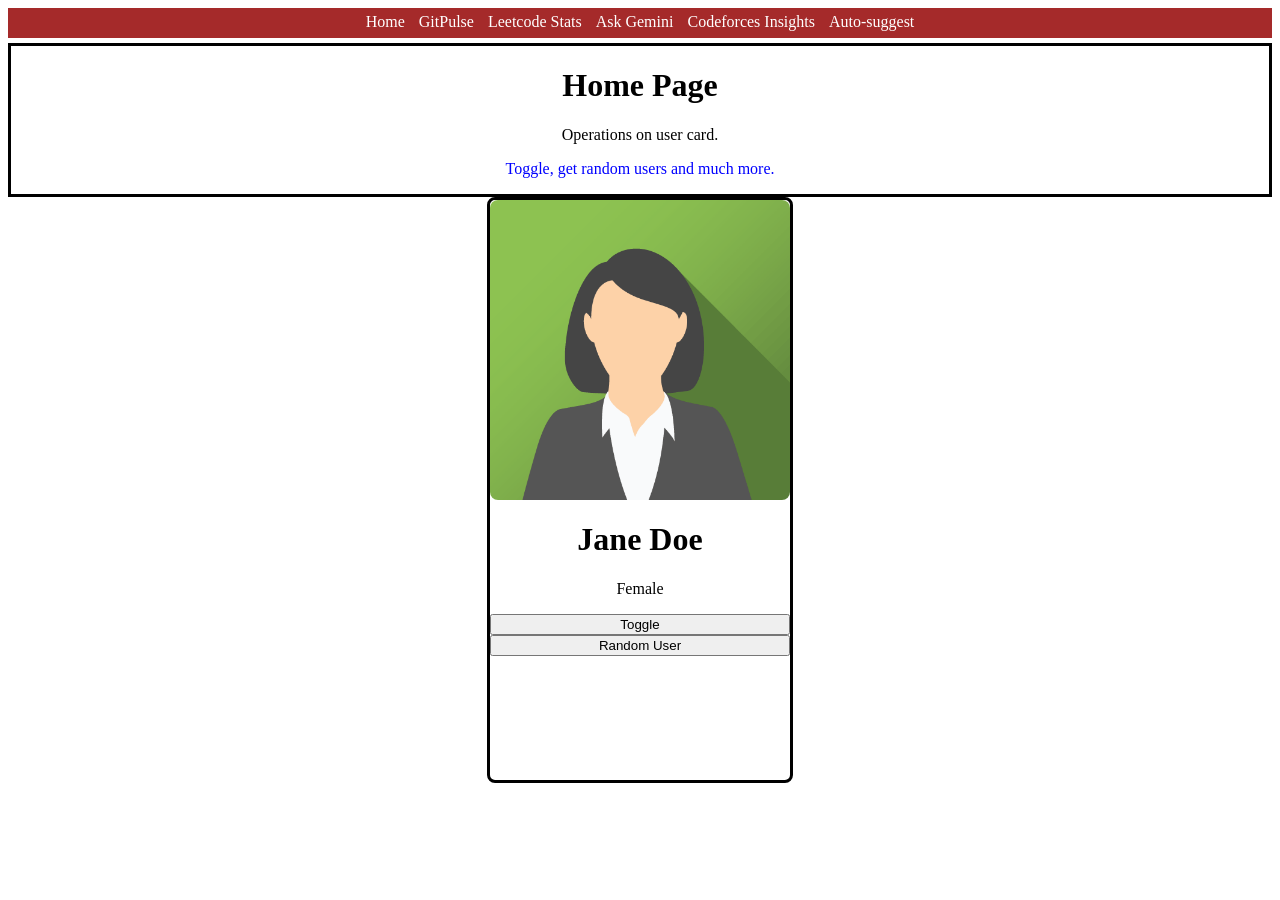
<file: frontend/index.html>
<!DOCTYPE html>
<html lang="en">
<head>
    <meta charset="UTF-8">
    <meta name="viewport" content="width=device-width, initial-scale=1.0">
    <title>Document</title>
    <link rel = "stylesheet" href = "index.css">
</head>
<body>
    <div id = "nav">
        <a href="/">Home</a>
        <a href = "gitpulse.html" target = "_blank">GitPulse</a>
        <a href = "leetcode-stats.html" target = "_blank">Leetcode Stats</a>
        <a href = "askgemini.html" target = "_blank">Ask Gemini</a>
        <a href = "codeforces-insights.html" target = "_blank">Codeforces Insights</a>
        <a href = "./pages/autosuggest.html" target="_blank">Auto-suggest</a>
    </div>
    <div id = "home-intro">
        <h1>Home Page</h1>
        <p id = "p1">Operations on user card.</p>
        <p id = "p2">Toggle, get random users and much more.</p>
    </div>
    <div id = "card">
        <div id = "card-img">
            <img src = "./images/jane.png" alt = "No image found." id = "img">
        </div>
        <div id = "action">
            <h1 id = "card-name">Jane Doe</h1>
            <p id = "card-gender">Female</p>
            <button onclick = "toggle()" id = "card-toggle">Toggle</button>
            <button onclick="getRandomUser()" id = >Random User</button>
        </div>
    </div>
    <script src = "index.js"></script>
</body>
</html>
</file>
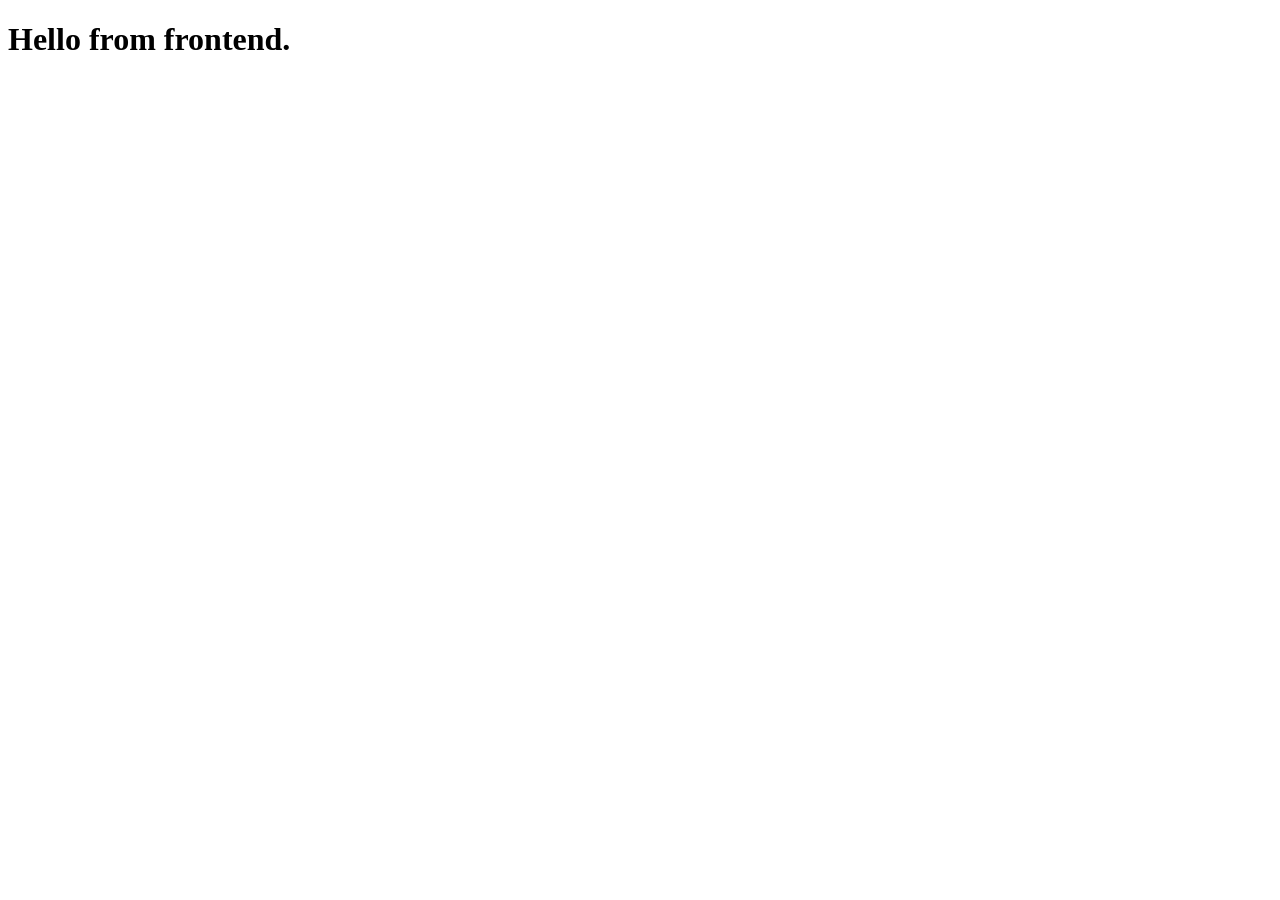
<file: OneDrive/autosuggest/frontend/index.html>
<!DOCTYPE html>
<html lang="en">
<head>
    <meta charset="UTF-8">
    <meta name="viewport" content="width=device-width, initial-scale=1.0">
    <title>Document</title>
</head>
<body>
    <h1>Hello from frontend.</h1>
</body>
</html>
</file>
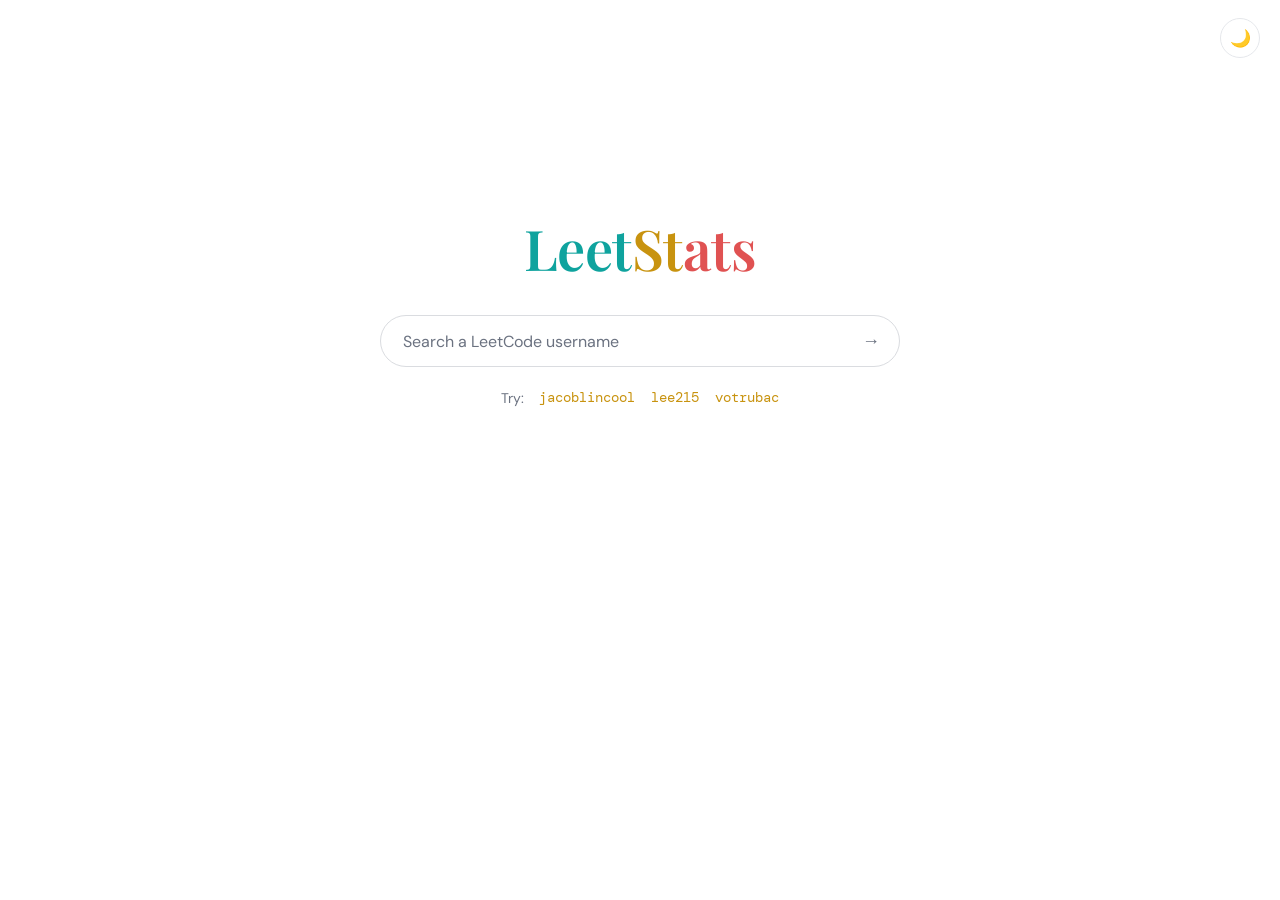
<file: frontend/leetcode-stats.html>
<!DOCTYPE html>
<html lang="en" data-theme="light">
<head>
<meta charset="UTF-8">
<meta name="viewport" content="width=device-width, initial-scale=1.0">
<title>LeetStats</title>
<link rel="preconnect" href="https://fonts.googleapis.com">
<link rel="preconnect" href="https://fonts.gstatic.com" crossorigin>
<link href="https://fonts.googleapis.com/css2?family=Playfair+Display:wght@600&family=DM+Sans:wght@400;500;700&family=DM+Mono:wght@400;500&display=swap" rel="stylesheet">
<style>
  :root, [data-theme="light"] {
    --bg: #ffffff;
    --text: #1f2328;
    --muted: #6b7280;
    --line: #e5e7eb;
    --surface: #ffffff;
    --input-border: #dadce0;
    --input-shadow: rgba(32, 33, 36, 0.12);
    --track: #f0f1f3;
    --easy: #0fa39e;
    --medium: #c8930f;
    --hard: #e05252;
    --accent: #c8930f;
    --card-shadow: 0 1px 3px rgba(32, 33, 36, 0.08), 0 8px 28px rgba(32, 33, 36, 0.06);
  }
  [data-theme="dark"] {
    --bg: #0a0b0d;
    --text: #e9e7e2;
    --muted: #8b8f98;
    --line: rgba(255, 255, 255, 0.09);
    --surface: #121418;
    --input-border: rgba(255, 255, 255, 0.14);
    --input-shadow: rgba(0, 0, 0, 0.5);
    --track: rgba(255, 255, 255, 0.08);
    --easy: #3ddad7;
    --medium: #e3b341;
    --hard: #ff6b6b;
    --accent: #e3b341;
    --card-shadow: 0 20px 50px rgba(0, 0, 0, 0.45);
  }

  * { margin: 0; padding: 0; box-sizing: border-box; }

  html, body { height: 100%; }

  body {
    background: var(--bg);
    color: var(--text);
    font-family: "DM Sans", system-ui, sans-serif;
    display: flex;
    flex-direction: column;
    align-items: center;
    transition: background 0.25s, color 0.25s;
  }

  /* theme toggle, top right */
  .theme-toggle {
    position: fixed;
    top: 18px;
    right: 20px;
    width: 40px;
    height: 40px;
    border-radius: 50%;
    border: 1px solid var(--line);
    background: var(--surface);
    color: var(--text);
    font-size: 17px;
    cursor: pointer;
    display: flex;
    align-items: center;
    justify-content: center;
    transition: background 0.25s, border-color 0.25s, transform 0.15s;
    z-index: 10;
  }
  .theme-toggle:hover { transform: scale(1.06); }
  .theme-toggle:focus-visible { outline: 2px solid var(--accent); outline-offset: 2px; }

  main {
    width: 100%;
    max-width: 640px;
    padding: 0 24px 64px;
    display: flex;
    flex-direction: column;
    align-items: center;
    /* Google-style: sits a bit above vertical center when idle */
    margin-top: clamp(96px, 24vh, 210px);
    transition: margin-top 0.45s cubic-bezier(0.3, 0.8, 0.3, 1);
  }
  body.has-result main { margin-top: 72px; }

  .wordmark {
    font-family: "Playfair Display", serif;
    font-weight: 600;
    font-size: clamp(40px, 8vw, 56px);
    letter-spacing: -0.01em;
    margin-bottom: 30px;
    user-select: none;
  }
  .wordmark .l { color: var(--easy); }
  .wordmark .e { color: var(--medium); }
  .wordmark .t { color: var(--hard); }

  /* search */
  .search {
    width: 100%;
    max-width: 520px;
    display: flex;
    align-items: center;
    gap: 12px;
    background: var(--surface);
    border: 1px solid var(--input-border);
    border-radius: 999px;
    padding: 0 8px 0 22px;
    height: 52px;
    transition: box-shadow 0.2s, border-color 0.2s, background 0.25s;
  }
  .search:focus-within {
    box-shadow: 0 2px 10px var(--input-shadow);
    border-color: transparent;
  }
  [data-theme="dark"] .search:focus-within { border-color: var(--accent); box-shadow: none; }

  .search input {
    flex: 1;
    min-width: 0;
    border: none;
    outline: none;
    background: transparent;
    color: var(--text);
    font-family: "DM Mono", monospace;
    font-size: 16px;
  }
  .search input::placeholder { color: var(--muted); font-family: "DM Sans", sans-serif; }

  .search button {
    border: none;
    background: transparent;
    color: var(--muted);
    font-size: 18px;
    width: 40px;
    height: 40px;
    border-radius: 50%;
    cursor: pointer;
    display: flex;
    align-items: center;
    justify-content: center;
    transition: color 0.15s, background 0.15s;
  }
  .search button:hover { color: var(--accent); background: var(--track); }
  .search button:focus-visible { outline: 2px solid var(--accent); outline-offset: 1px; }
  .search button:disabled { opacity: 0.45; cursor: wait; }

  .try {
    margin-top: 20px;
    font-size: 14px;
    color: var(--muted);
    display: flex;
    gap: 14px;
    align-items: center;
    flex-wrap: wrap;
    justify-content: center;
  }
  .try button {
    background: none;
    border: none;
    padding: 2px 1px;
    color: var(--accent);
    font-family: "DM Mono", monospace;
    font-size: 13.5px;
    cursor: pointer;
    border-bottom: 1px dashed transparent;
    transition: border-color 0.15s;
  }
  .try button:hover { border-bottom-color: var(--accent); }
  .try button:focus-visible { outline: 2px solid var(--accent); outline-offset: 2px; }

  /* states */
  .loader {
    margin-top: 52px;
    width: 34px; height: 34px;
    border: 3px solid var(--track);
    border-top-color: var(--accent);
    border-radius: 50%;
    animation: spin 0.8s linear infinite;
  }
  @keyframes spin { to { transform: rotate(360deg); } }

  .error {
    margin-top: 44px;
    text-align: center;
    color: var(--muted);
    font-size: 14.5px;
    line-height: 1.6;
    max-width: 420px;
  }
  .error b { color: var(--hard); font-weight: 700; display: block; margin-bottom: 4px; }

  /* card */
  .card {
    width: 100%;
    margin-top: 44px;
    background: var(--surface);
    border: 1px solid var(--line);
    border-radius: 18px;
    padding: 30px 34px;
    box-shadow: var(--card-shadow);
    animation: rise 0.45s cubic-bezier(0.2, 0.7, 0.3, 1) both;
    transition: background 0.25s, border-color 0.25s;
  }
  @keyframes rise {
    from { opacity: 0; transform: translateY(14px); }
    to   { opacity: 1; transform: translateY(0); }
  }

  .card-head {
    display: flex;
    justify-content: space-between;
    align-items: baseline;
    gap: 10px;
    flex-wrap: wrap;
    margin-bottom: 26px;
  }
  .card-head a {
    font-family: "Playfair Display", serif;
    font-size: 23px;
    font-weight: 600;
    color: var(--text);
    text-decoration: none;
  }
  .card-head a:hover { color: var(--accent); }
  .card-head .rank {
    font-family: "DM Mono", monospace;
    font-size: 13px;
    color: var(--muted);
  }
  .card-head .rank b { color: var(--accent); font-weight: 500; }

  .card-body {
    display: grid;
    grid-template-columns: 168px 1fr;
    gap: 34px;
    align-items: center;
  }

  .ring-wrap { position: relative; width: 168px; height: 168px; margin: 0 auto; }
  .ring-wrap svg { transform: rotate(-90deg); display: block; }
  .ring-track { fill: none; stroke: var(--track); stroke-width: 9; }
  .ring-fill {
    fill: none;
    stroke: var(--accent);
    stroke-width: 9;
    stroke-linecap: round;
    transition: stroke-dashoffset 1.1s cubic-bezier(0.3, 0.8, 0.3, 1), stroke 0.25s;
  }
  .ring-center {
    position: absolute; inset: 0;
    display: flex; flex-direction: column;
    align-items: center; justify-content: center;
  }
  .ring-center .big {
    font-family: "DM Mono", monospace;
    font-size: 36px;
    line-height: 1;
  }
  .ring-center .small {
    color: var(--muted);
    font-size: 11.5px;
    margin-top: 6px;
    letter-spacing: 0.06em;
    text-transform: uppercase;
  }

  .bars { display: flex; flex-direction: column; gap: 18px; }
  .bar-top {
    display: flex;
    justify-content: space-between;
    align-items: baseline;
    margin-bottom: 7px;
  }
  .bar-top .label {
    font-size: 12.5px;
    font-weight: 700;
    letter-spacing: 0.09em;
    text-transform: uppercase;
  }
  .bar-top .nums {
    font-family: "DM Mono", monospace;
    font-size: 13px;
    color: var(--muted);
  }
  .bar-top .nums b { color: var(--text); font-weight: 500; }
  .bar-track { height: 7px; border-radius: 99px; background: var(--track); overflow: hidden; }
  .bar-fill { height: 100%; width: 0; border-radius: 99px; transition: width 1.1s cubic-bezier(0.3, 0.8, 0.3, 1); }
  .easy   .label { color: var(--easy); }   .easy   .bar-fill { background: var(--easy); }
  .medium .label { color: var(--medium); } .medium .bar-fill { background: var(--medium); }
  .hard   .label { color: var(--hard); }   .hard   .bar-fill { background: var(--hard); }

  .hidden { display: none !important; }

  @media (max-width: 540px) {
    .card { padding: 24px 20px; }
    .card-body { grid-template-columns: 1fr; gap: 26px; }
  }

  @media (prefers-reduced-motion: reduce) {
    * { animation: none !important; transition: none !important; }
  }
</style>
</head>
<body>
  <button class="theme-toggle" id="theme-toggle" aria-label="Switch theme" title="Switch theme">🌙</button>

  <main>
    <h1 class="wordmark"><span class="l">Leet</span><span class="e">St</span><span class="t">ats</span></h1>

    <div class="search">
      <input id="username" type="text" placeholder="Search a LeetCode username" autocomplete="off" spellcheck="false" aria-label="LeetCode username">
      <button id="go" aria-label="Fetch stats" title="Fetch stats">→</button>
    </div>

    <div class="try">
      <span>Try:</span>
      <button data-u="jacoblincool">jacoblincool</button>
      <button data-u="lee215">lee215</button>
      <button data-u="votrubac">votrubac</button>
    </div>

    <div id="loading" class="loader hidden" role="status" aria-label="Loading"></div>

    <div id="error" class="error hidden" role="alert">
      <b>Couldn't fetch that profile</b>
      <span id="error-msg"></span>
    </div>

    <section id="card" class="card hidden" aria-live="polite">
      <div class="card-head">
        <a id="profile-link" href="#" target="_blank" rel="noopener"></a>
        <span class="rank">Rank <b id="ranking">—</b></span>
      </div>
      <div class="card-body">
        <div class="ring-wrap">
          <svg width="168" height="168" viewBox="0 0 168 168" aria-hidden="true">
            <circle class="ring-track" cx="84" cy="84" r="74"></circle>
            <circle class="ring-fill" id="ring" cx="84" cy="84" r="74"></circle>
          </svg>
          <div class="ring-center">
            <div class="big" id="total-solved">0</div>
            <div class="small" id="total-label">solved</div>
          </div>
        </div>
        <div class="bars">
          <div class="bar-row easy">
            <div class="bar-top"><span class="label">Easy</span>
              <span class="nums"><b id="easy-solved">0</b> / <span id="easy-total">0</span></span></div>
            <div class="bar-track"><div class="bar-fill" id="easy-bar"></div></div>
          </div>
          <div class="bar-row medium">
            <div class="bar-top"><span class="label">Medium</span>
              <span class="nums"><b id="medium-solved">0</b> / <span id="medium-total">0</span></span></div>
            <div class="bar-track"><div class="bar-fill" id="medium-bar"></div></div>
          </div>
          <div class="bar-row hard">
            <div class="bar-top"><span class="label">Hard</span>
              <span class="nums"><b id="hard-solved">0</b> / <span id="hard-total">0</span></span></div>
            <div class="bar-track"><div class="bar-fill" id="hard-bar"></div></div>
          </div>
        </div>
      </div>
    </section>
  </main>

<script>
(function () {
  "use strict";

  /* ---------- theme ---------- */
  var root = document.documentElement;
  var toggle = document.getElementById("theme-toggle");
  var prefersDark = window.matchMedia("(prefers-color-scheme: dark)").matches;
  setTheme(prefersDark ? "dark" : "light");

  function setTheme(t) {
    root.setAttribute("data-theme", t);
    toggle.textContent = t === "dark" ? "☀️" : "🌙";
  }
  toggle.addEventListener("click", function () {
    setTheme(root.getAttribute("data-theme") === "dark" ? "light" : "dark");
  });

  /* ---------- elements ---------- */
  var input = document.getElementById("username");
  var goBtn = document.getElementById("go");
  var loadingEl = document.getElementById("loading");
  var errorEl = document.getElementById("error");
  var errorMsg = document.getElementById("error-msg");
  var cardEl = document.getElementById("card");

  var RING_R = 74;
  var RING_C = 2 * Math.PI * RING_R;
  var ring = document.getElementById("ring");
  ring.setAttribute("stroke-dasharray", RING_C);
  ring.setAttribute("stroke-dashoffset", RING_C);

  /* ---------- data sources (tried in order) ---------- */
  var SOURCES = [
    {
      url: function (u) { return "https://leetcode-api-faisalshohag.vercel.app/" + encodeURIComponent(u); },
      parse: function (d) {
        if (!d || d.errors || d.totalSolved === undefined) return null;
        return pick(d);
      }
    },
    {
      url: function (u) { return "https://alfa-leetcode-api.onrender.com/userProfile/" + encodeURIComponent(u); },
      parse: function (d) {
        if (!d || d.errors || d.totalSolved === undefined) return null;
        return pick(d);
      }
    },
    {
      url: function (u) { return "https://leetcode-stats-api.herokuapp.com/" + encodeURIComponent(u); },
      parse: function (d) {
        if (!d || d.status !== "success") return null;
        return pick(d);
      }
    }
  ];

  function pick(d) {
    return {
      totalSolved: d.totalSolved, totalQuestions: d.totalQuestions,
      easySolved: d.easySolved, totalEasy: d.totalEasy,
      mediumSolved: d.mediumSolved, totalMedium: d.totalMedium,
      hardSolved: d.hardSolved, totalHard: d.totalHard,
      ranking: d.ranking
    };
  }

  function fetchWithTimeout(url, ms) {
    var ctrl = new AbortController();
    var t = setTimeout(function () { ctrl.abort(); }, ms);
    return fetch(url, { signal: ctrl.signal })
      .then(function (r) { return r.json(); })
      .finally(function () { clearTimeout(t); });
  }

  function fetchStats(username) {
    var i = 0;
    function tryNext() {
      if (i >= SOURCES.length) return Promise.reject(new Error("all sources failed"));
      var src = SOURCES[i++];
      return fetchWithTimeout(src.url(username), 12000)
        .then(function (json) {
          var parsed = src.parse(json);
          return parsed || tryNext();
        })
        .catch(function () { return tryNext(); });
    }
    return tryNext();
  }

  /* ---------- rendering ---------- */
  function fmt(n) {
    if (n === null || n === undefined || isNaN(n)) return "—";
    return Number(n).toLocaleString("en-US");
  }

  function countUp(el, target, ms) {
    var reduce = window.matchMedia("(prefers-reduced-motion: reduce)").matches;
    if (reduce || !target) { el.textContent = fmt(target || 0); return; }
    var start = performance.now();
    (function step(now) {
      var p = Math.min(((now || performance.now()) - start) / ms, 1);
      var eased = 1 - Math.pow(1 - p, 3);
      el.textContent = fmt(Math.round(target * eased));
      if (p < 1) requestAnimationFrame(step);
    })();
  }

  function setBar(id, solved, total) {
    var pct = total > 0 ? (solved / total) * 100 : 0;
    document.getElementById(id).style.width = Math.max(pct, solved > 0 ? 2 : 0) + "%";
  }

  function render(username, s) {
    var link = document.getElementById("profile-link");
    link.textContent = username;
    link.href = "https://leetcode.com/u/" + encodeURIComponent(username) + "/";

    document.getElementById("ranking").textContent = "#" + fmt(s.ranking);
    document.getElementById("total-label").textContent = "of " + fmt(s.totalQuestions);
    document.getElementById("easy-solved").textContent = fmt(s.easySolved);
    document.getElementById("easy-total").textContent = fmt(s.totalEasy);
    document.getElementById("medium-solved").textContent = fmt(s.mediumSolved);
    document.getElementById("medium-total").textContent = fmt(s.totalMedium);
    document.getElementById("hard-solved").textContent = fmt(s.hardSolved);
    document.getElementById("hard-total").textContent = fmt(s.totalHard);

    document.body.classList.add("has-result");
    cardEl.classList.remove("hidden");

    requestAnimationFrame(function () {
      requestAnimationFrame(function () {
        countUp(document.getElementById("total-solved"), s.totalSolved, 1100);
        var pct = s.totalQuestions > 0 ? s.totalSolved / s.totalQuestions : 0;
        ring.setAttribute("stroke-dashoffset", RING_C * (1 - pct));
        setBar("easy-bar", s.easySolved, s.totalEasy);
        setBar("medium-bar", s.mediumSolved, s.totalMedium);
        setBar("hard-bar", s.hardSolved, s.totalHard);
      });
    });
  }

  function resetCard() {
    ring.setAttribute("stroke-dashoffset", RING_C);
    ["easy-bar", "medium-bar", "hard-bar"].forEach(function (id) {
      document.getElementById(id).style.width = "0";
    });
    document.getElementById("total-solved").textContent = "0";
  }

  /* ---------- flow ---------- */
  var busy = false;

  function lookup(username) {
    username = (username || "").trim();
    if (!username || busy) return;
    busy = true;

    input.value = username;
    goBtn.disabled = true;
    errorEl.classList.add("hidden");
    cardEl.classList.add("hidden");
    resetCard();
    loadingEl.classList.remove("hidden");

    fetchStats(username)
      .then(function (stats) {
        loadingEl.classList.add("hidden");
        render(username, stats);
      })
      .catch(function () {
        loadingEl.classList.add("hidden");
        errorMsg.textContent = 'No stats found for "' + username +
          '". Check the spelling, or the public stats APIs may be briefly busy — try again in a moment.';
        errorEl.classList.remove("hidden");
      })
      .finally(function () {
        goBtn.disabled = false;
        busy = false;
      });
  }

  goBtn.addEventListener("click", function () { lookup(input.value); });
  input.addEventListener("keydown", function (e) { if (e.key === "Enter") lookup(input.value); });
  document.querySelectorAll(".try button").forEach(function (b) {
    b.addEventListener("click", function () { lookup(b.dataset.u); });
  });
})();
</script>
</body>
</html>
</file>
<file: frontend/index.css>
h1{
    color : black;
}
#home-intro{
    text-align : center;
    border : 3px solid black;
}
#home-intro:hover{
    background-color: rgb(185, 185, 185);
}
#p2{
    color: blue;
}
#nav{
    text-align: center;
    background-color: brown;
    height : 25px;
    padding-top: 5px;
    margin-bottom: 5px;
}
#nav a{
    margin: 0px 5px;
    /*margin : y-axis x-axis*/
    text-decoration: none;
    color : white;
}
#card{
    border: 3px solid black;
    align-items: center;
    margin-top : 5px;
    width : 300px;
    height: 580px;
    margin : 0px auto;
    border-radius: 8px;
}
#card-img{
    margin : 0px auto;
    width : 300px;
    height : 300px;
    align-items: center;
}
img{
    width : 300px;
    height : 300px;
    border-radius: 8px;
}
#action{
    text-align:center;
}
button{
    width : 100%;
}
</file>
